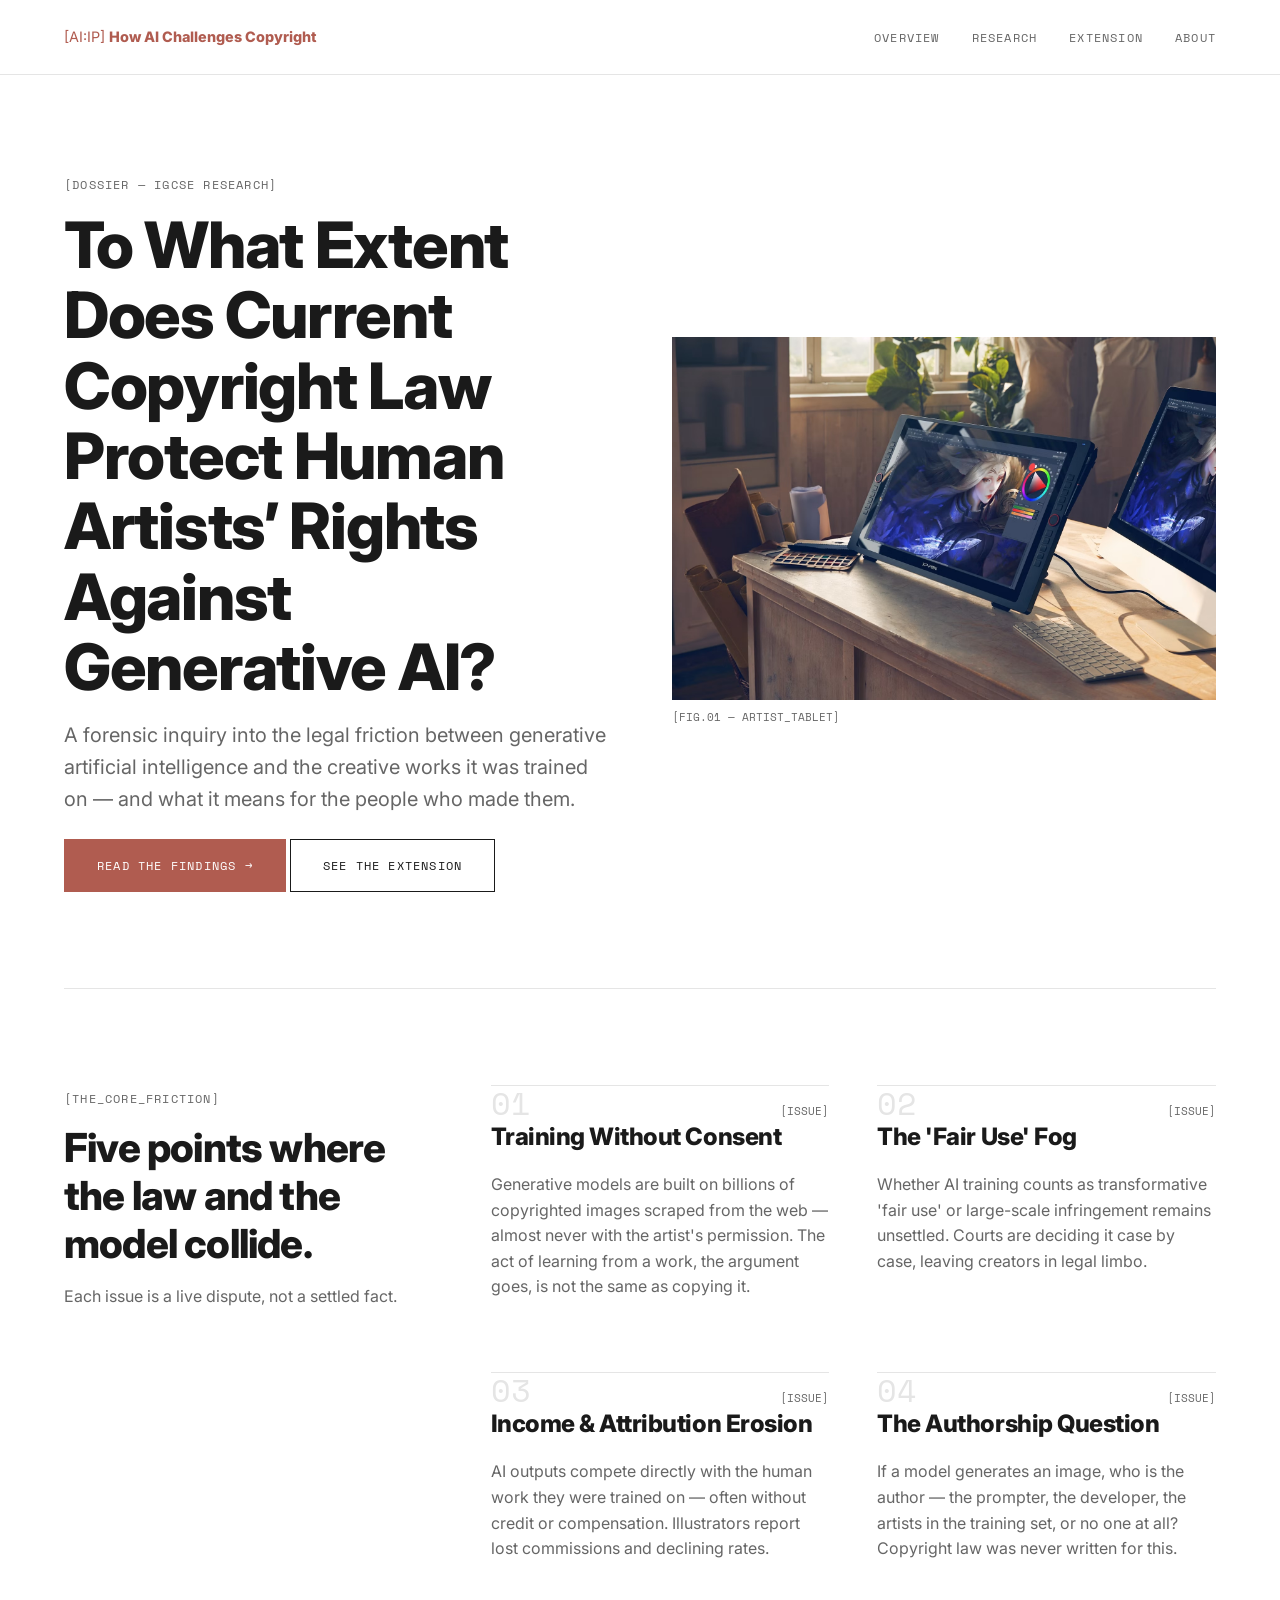
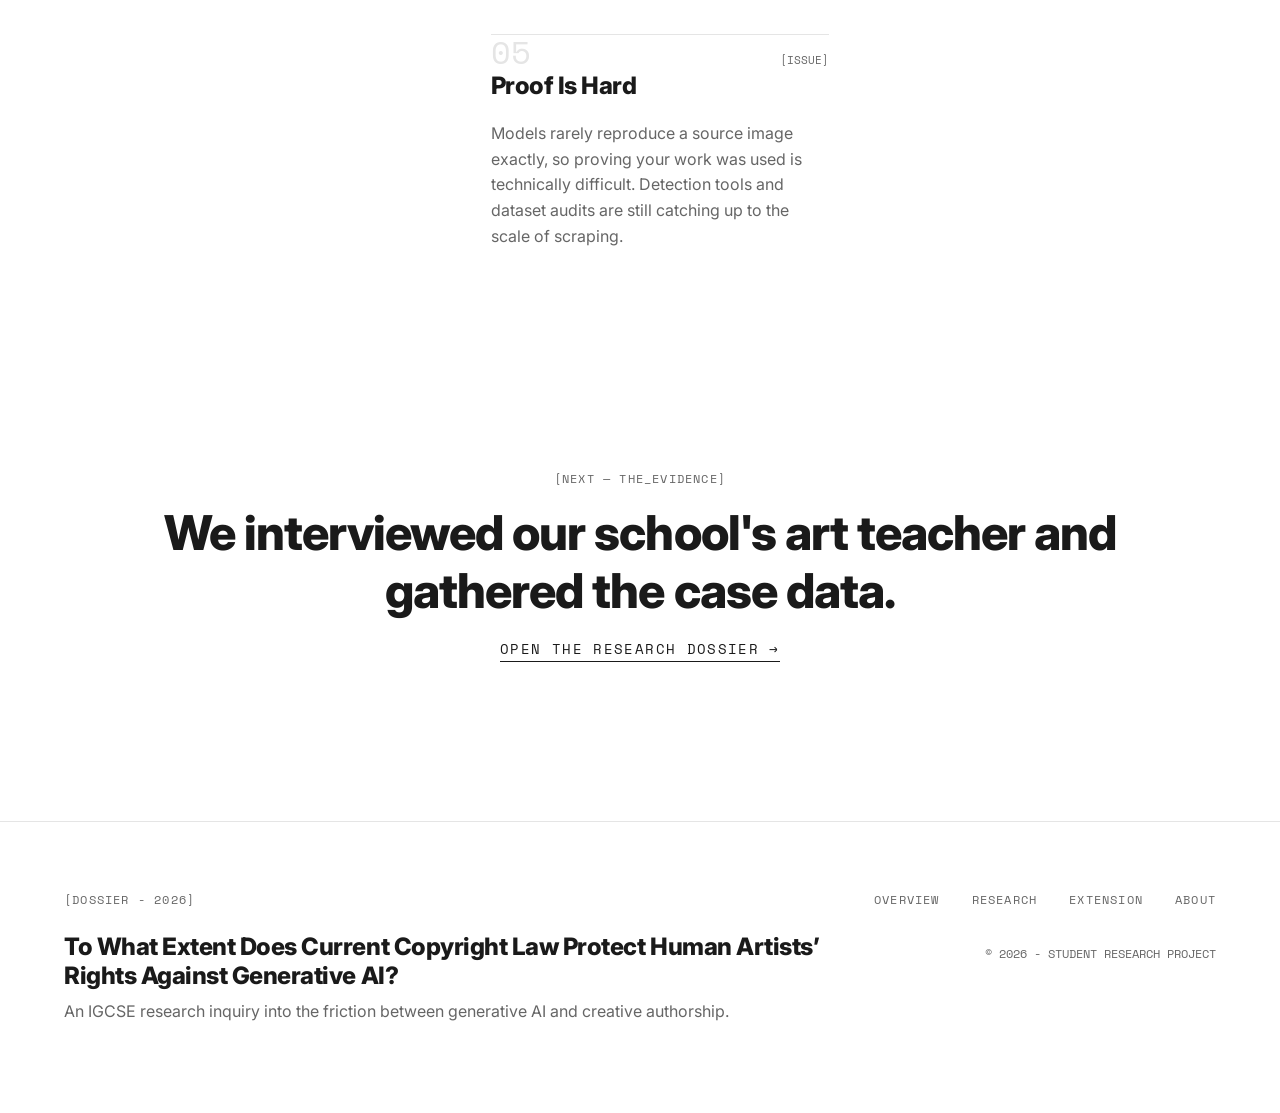
<file: index.html>
<!DOCTYPE html>
<html lang="en">
<head>
    <meta charset="UTF-8">
    <meta name="viewport" content="width=device-width, initial-scale=1.0">
    <title>How AI Challenges Existing Copyright</title>
    <link rel="stylesheet" href="style.css">
    <!-- Google Fonts for typography -->
    <link href="https://fonts.googleapis.com/css2?family=Space+Mono:wght@400;700&family=Inter:wght@400;600;800&display=swap" rel="stylesheet">
</head>
<body>

    <nav class="navbar">
        <div class="nav-brand">[AI:IP] <strong>How AI Challenges Copyright</strong></div>
        <ul class="nav-links">
            <li><a href="index.html">OVERVIEW</a></li>
            <li><a href="research.html">RESEARCH</a></li>
            <li><a href="extension.html">EXTENSION</a></li>
            <li><a href="about.html">ABOUT</a></li>
        </ul>
    </nav>

    <main>
        <!-- Hero Section -->
        <section id="overview" class="hero section-padding">
            <div class="hero-content">
                <div class="tag">[DOSSIER — IGCSE RESEARCH]</div>
                <h1>To What Extent Does Current Copyright Law Protect Human Artists’ Rights Against Generative AI?</h1>
                <p class="subtitle">A forensic inquiry into the legal friction between generative artificial intelligence and the creative works it was trained on — and what it means for the people who made them.</p>
                <div class="cta-buttons">
                    <a href="research.html" class="btn btn-primary">READ THE FINDINGS →</a>
                    <a href="extension.html" class="btn btn-secondary">SEE THE EXTENSION</a>
                </div>
            </div>
            <div class="hero-image">
                <img src="image/tablet.jpg" alt="artist tablet photo">
                <div class="img-caption">[FIG.01 — ARTIST_TABLET]</div>
            </div>
        </section>

        <div class="divider"></div>

        <!-- Five Points Section -->
        <section class="five-points section-padding">
            <div class="points-header">
                <div class="tag">[THE_CORE_FRICTION]</div>
                <h2>Five points where the law and the model collide.</h2>
                <p>Each issue is a live dispute, not a settled fact.</p>
            </div>
            <div class="points-grid">
                <div class="point-item">
                    <div class="point-number">01</div>
                    <div class="point-tag">[ISSUE]</div>
                    <h3>Training Without Consent</h3>
                    <p>Generative models are built on billions of copyrighted images scraped from the web — almost never with the artist's permission. The act of learning from a work, the argument goes, is not the same as copying it.</p>
                </div>
                <div class="point-item">
                    <div class="point-number">02</div>
                    <div class="point-tag">[ISSUE]</div>
                    <h3>The 'Fair Use' Fog</h3>
                    <p>Whether AI training counts as transformative 'fair use' or large-scale infringement remains unsettled. Courts are deciding it case by case, leaving creators in legal limbo.</p>
                </div>
                <div class="point-item">
                    <div class="point-number">03</div>
                    <div class="point-tag">[ISSUE]</div>
                    <h3>Income & Attribution Erosion</h3>
                    <p>AI outputs compete directly with the human work they were trained on — often without credit or compensation. Illustrators report lost commissions and declining rates.</p>
                </div>
                <div class="point-item">
                    <div class="point-number">04</div>
                    <div class="point-tag">[ISSUE]</div>
                    <h3>The Authorship Question</h3>
                    <p>If a model generates an image, who is the author — the prompter, the developer, the artists in the training set, or no one at all? Copyright law was never written for this.</p>
                </div>
                <div class="point-item">
                    <div class="point-number">05</div>
                    <div class="point-tag">[ISSUE]</div>
                    <h3>Proof Is Hard</h3>
                    <p>Models rarely reproduce a source image exactly, so proving your work was used is technically difficult. Detection tools and dataset audits are still catching up to the scale of scraping.</p>
                </div>
            </div>
        </section>

        <!-- Interview Transition -->
        <section class="interview-transition section-padding text-center">
            <div class="tag">[NEXT — THE_EVIDENCE]</div>
            <h2>We interviewed our school's art teacher and gathered the case data.</h2>
            <a href="research.html" class="link-arrow">OPEN THE RESEARCH DOSSIER →</a>
        </section>
    </main>

    <!-- Footer -->
    <footer class="site-footer">
        <div class="footer-content">
            <div class="footer-brand">
                <div class="tag">[DOSSIER - 2026]</div>
                <h2>To What Extent Does Current Copyright Law Protect Human Artists’ Rights Against Generative AI?</h2>
                <p>An IGCSE research inquiry into the friction between generative AI and creative authorship.</p>
            </div>
            <div class="footer-links">
                <ul class="nav-links">
                    <li><a href="#">OVERVIEW</a></li>
                    <li><a href="research.html">RESEARCH</a></li>
                    <li><a href="extension.html">EXTENSION</a></li>
                    <li><a href="about.html">ABOUT</a></li>
                </ul>
                <div class="copyright">© 2026 - STUDENT RESEARCH PROJECT</div>
            </div>
        </div>
    </footer>

    <script src="script.js"></script>
</body>
</html>
</file>
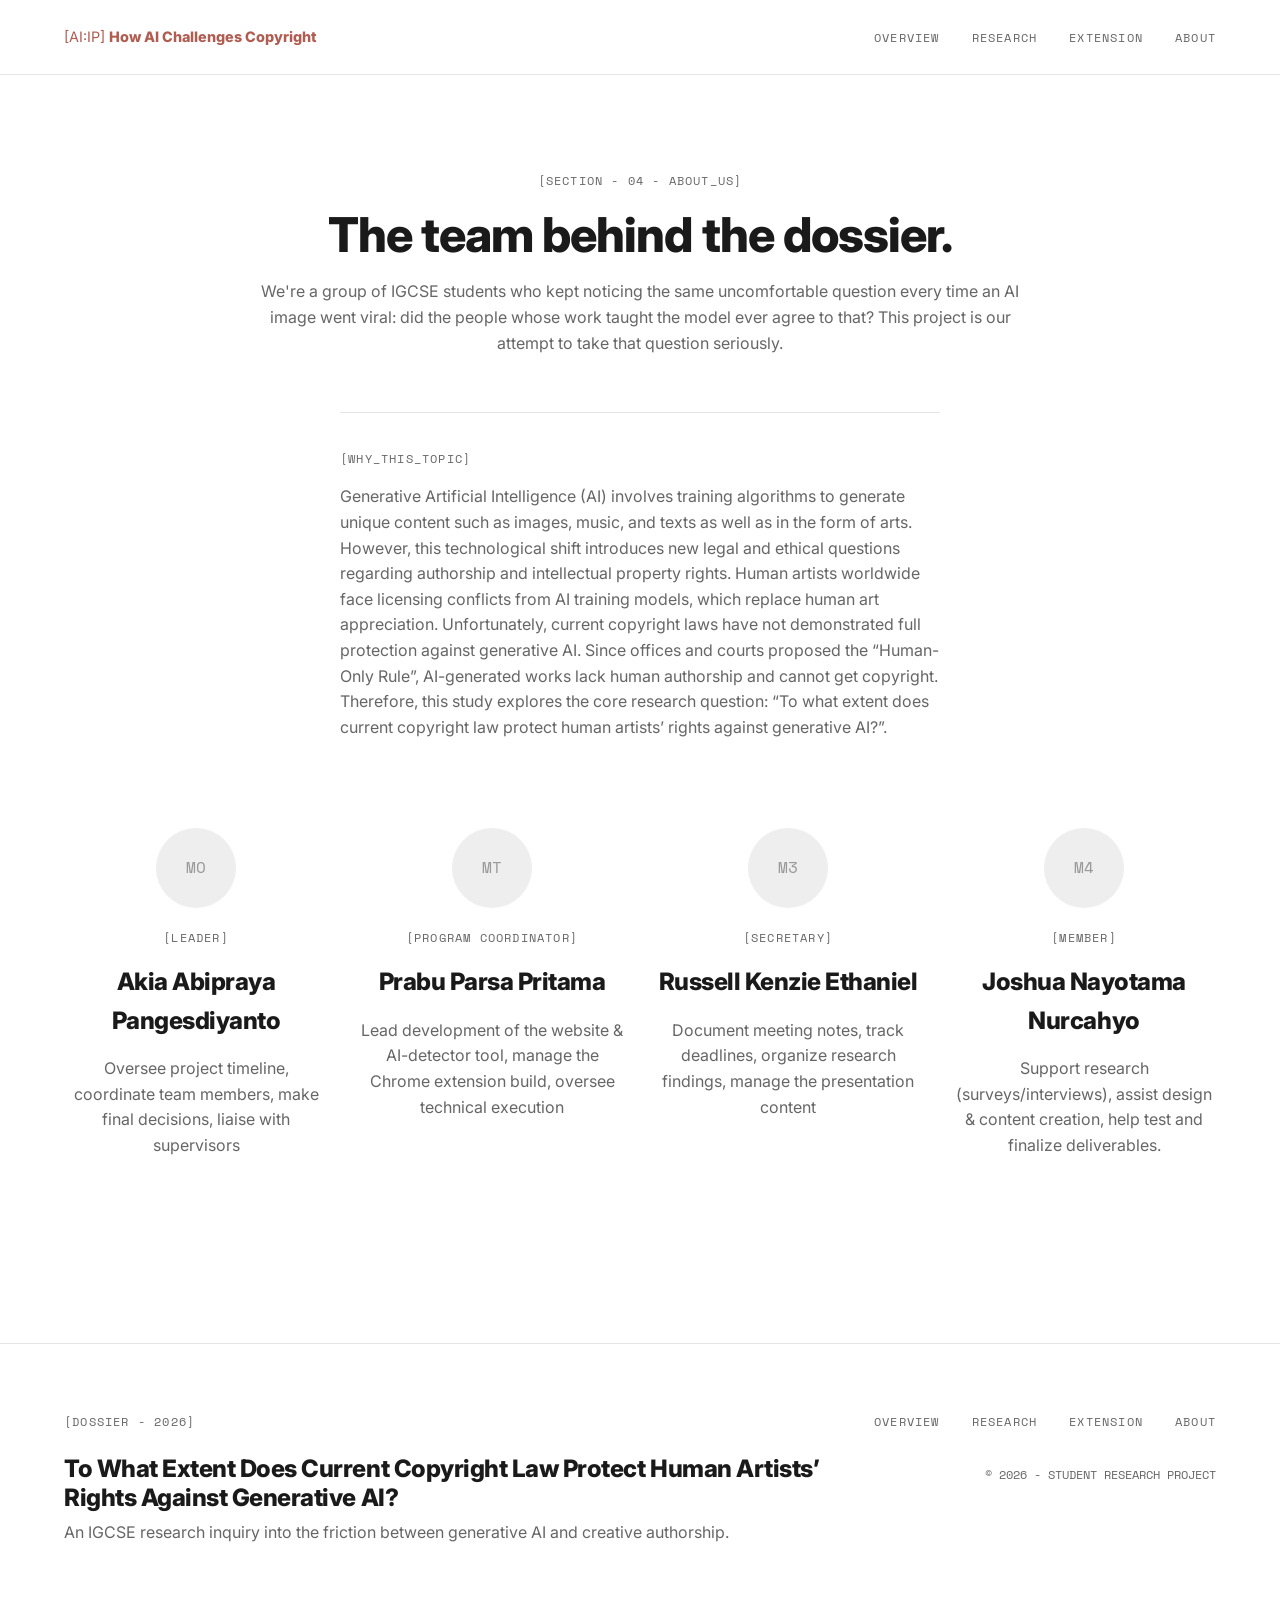
<file: about.html>
<!DOCTYPE html>
<html lang="en">
<head>
    <meta charset="UTF-8">
    <meta name="viewport" content="width=device-width, initial-scale=1.0">
    <title>How AI Challenges Existing Copyright</title>
    <link rel="stylesheet" href="style.css">
    <!-- Google Fonts for typography -->
    <link href="https://fonts.googleapis.com/css2?family=Space+Mono:wght@400;700&family=Inter:wght@400;600;800&display=swap" rel="stylesheet">
</head>
<body>
    <nav class="navbar">
        <div class="nav-brand">[AI:IP] <strong>How AI Challenges Copyright</strong></div>
        <ul class="nav-links">
            <li><a href="index.html">OVERVIEW</a></li>
            <li><a href="research.html">RESEARCH</a></li>
            <li><a href="extension.html">EXTENSION</a></li>
            <li><a href="about.html">ABOUT</a></li>
        </ul>
    </nav>

    <main>
        <!-- About Section -->
        <section id="about" class="about section-padding">
             <div class="section-title text-center">
                <div class="tag">[SECTION - 04 - ABOUT_US]</div>
                <h2>The team behind the dossier.</h2>
                <p>We're a group of IGCSE students who kept noticing the same uncomfortable question every time an AI image went viral: did the people whose work taught the model ever agree to that? This project is our attempt to take that question seriously.</p>
                
                <div class="motivation text-left">
                     <div class="tag">[WHY_THIS_TOPIC]</div>
                     <p>Generative Artificial Intelligence (AI) involves training algorithms to generate unique content such as images, music, and texts as well as in the form of arts. However, this technological shift introduces new legal and ethical questions regarding authorship and intellectual property rights. Human artists worldwide face licensing conflicts from AI training models, which replace human art appreciation. Unfortunately, current copyright laws have not demonstrated full protection against generative AI. Since offices and courts proposed the “Human-Only Rule”, AI-generated works lack human authorship and cannot get copyright. Therefore, this study explores the core research question: “To what extent does current copyright law protect human artists’ rights against generative AI?”.</p>
                </div>
            </div>

            <div class="team-grid">
                <div class="team-member">
                    <div class="avatar">MO</div>
                    <div class="tag">[LEADER]</div>
                    <h3>Akia Abipraya Pangesdiyanto</h3>
                    <p>Oversee project timeline, coordinate team members, make final decisions, liaise with supervisors</p>
                </div>
                <div class="team-member">
                    <div class="avatar">MT</div>
                    <div class="tag">[Program Coordinator]</div>
                    <h3>Prabu Parsa Pritama</h3>
                    <p>Lead development of the website & AI-detector tool, manage the Chrome extension build, oversee technical execution</p>
                </div>
                 <div class="team-member">
                    <div class="avatar">M3</div>
                    <div class="tag">[SECRETARY]</div>
                    <h3>Russell Kenzie Ethaniel</h3>
                    <p>Document meeting notes, track deadlines, organize research findings, manage the presentation content</p>
                </div>
                 <div class="team-member">
                    <div class="avatar">M4</div>
                    <div class="tag">[Member]</div>
                    <h3>Joshua Nayotama Nurcahyo</h3>
                    <p>Support research (surveys/interviews), assist design & content creation, help test and finalize deliverables.</p>
                </div>
            </div>
        </section>
    </main>
    
    <!-- Footer -->
    <footer class="site-footer">
        <div class="footer-content">
            <div class="footer-brand">
                <div class="tag">[DOSSIER - 2026]</div>
                <h2>To What Extent Does Current Copyright Law Protect Human Artists’ Rights Against Generative AI?</h2>
                <p>An IGCSE research inquiry into the friction between generative AI and creative authorship.</p>
            </div>
            <div class="footer-links">
                <ul class="nav-links">
                    <li><a href="index.html">OVERVIEW</a></li>
                    <li><a href="research.html">RESEARCH</a></li>
                    <li><a href="extension.html">EXTENSION</a></li>
                    <li><a href="#">ABOUT</a></li>
                </ul>
                <div class="copyright">© 2026 - STUDENT RESEARCH PROJECT</div>
            </div>
        </div>
    </footer>

    <script src="script.js"></script>
</body>
</file>
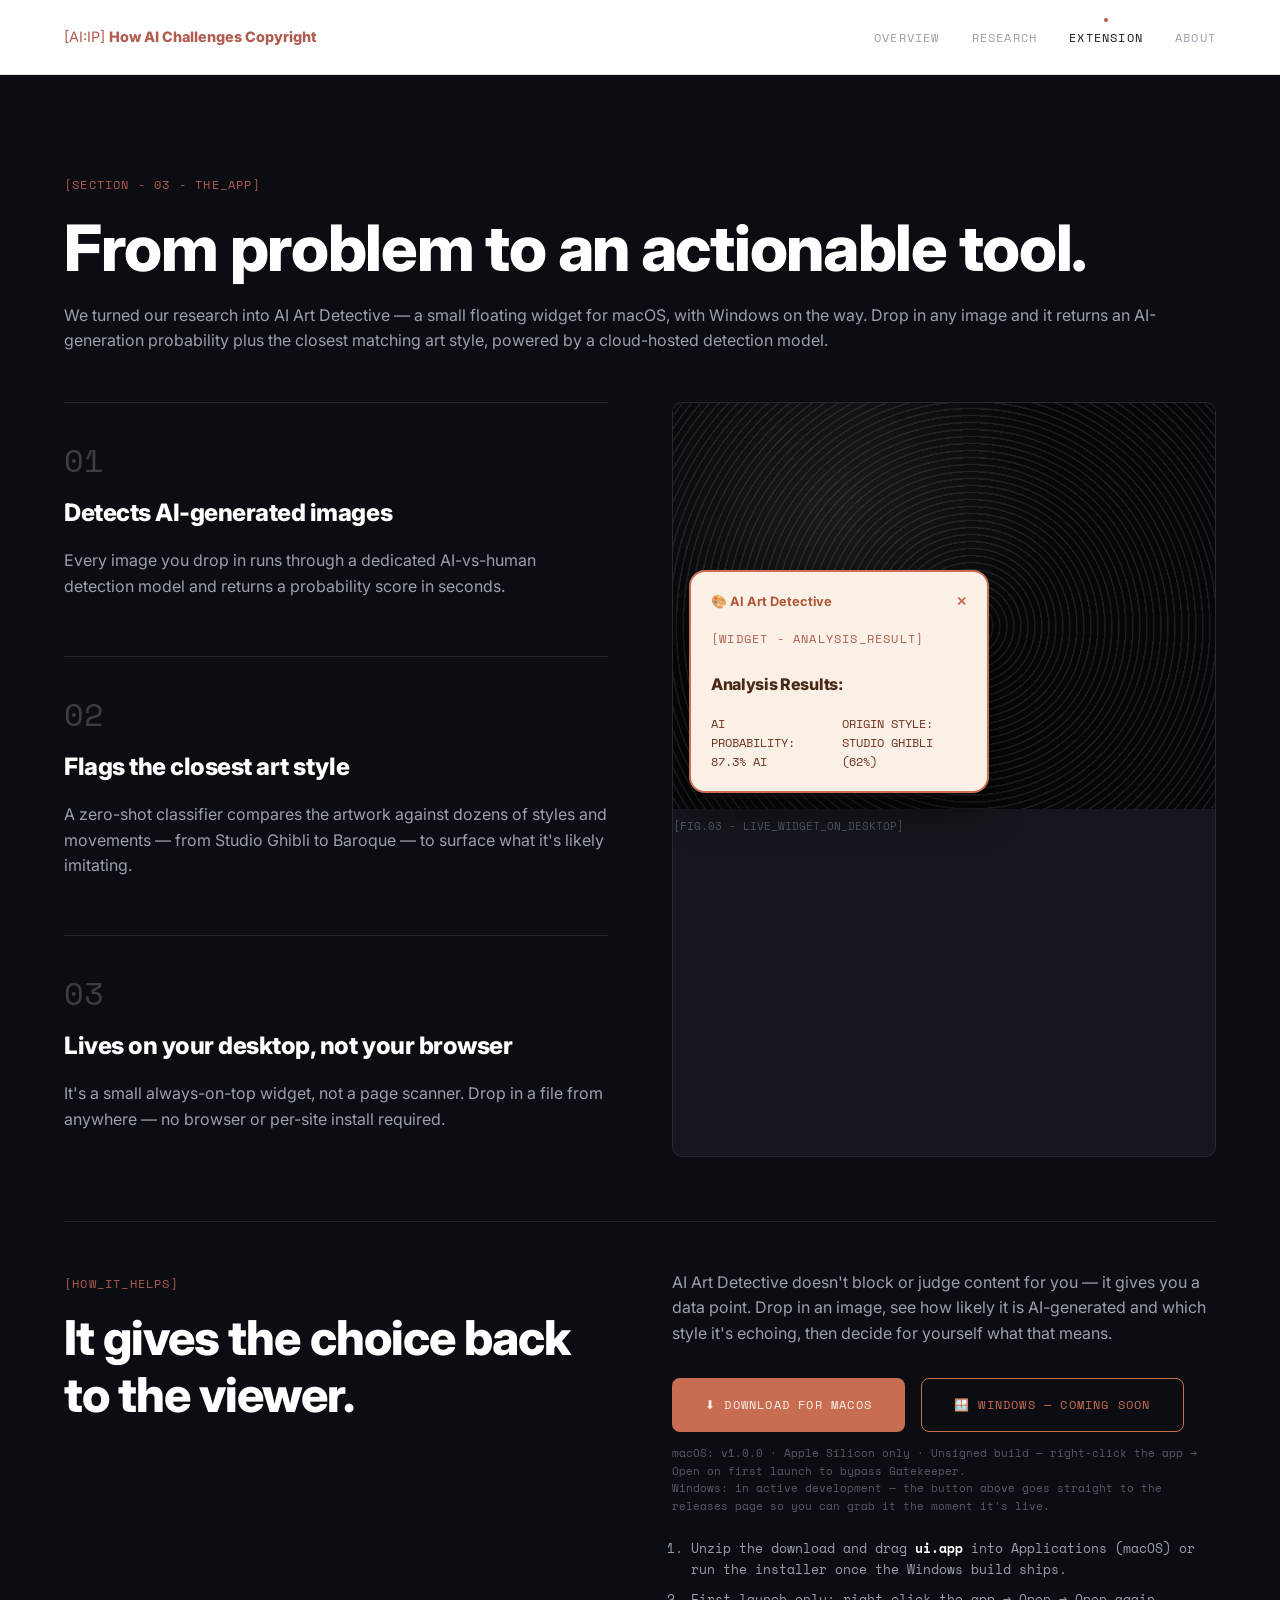
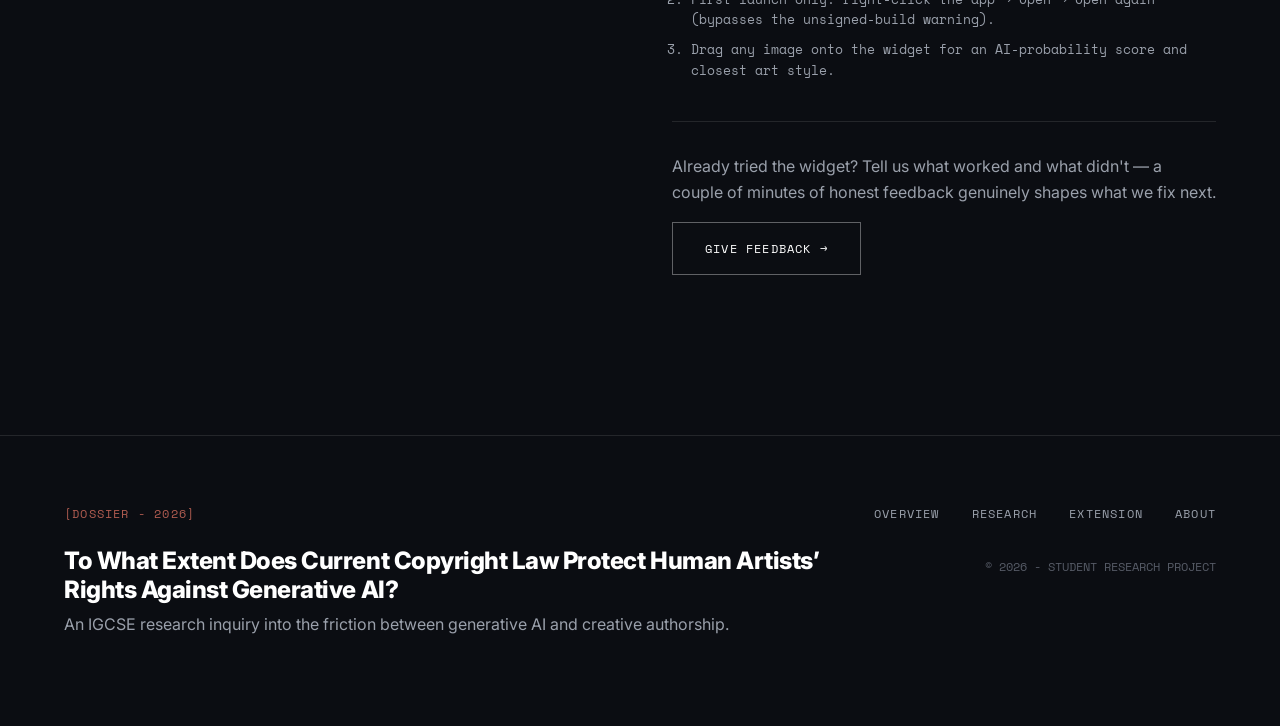
<file: extension.html>
<!DOCTYPE html>
<html lang="en">
<head>
    <meta charset="UTF-8">
    <meta name="viewport" content="width=device-width, initial-scale=1.0">
    <title>How AI Challenges Existing Copyright</title>
    <link rel="stylesheet" href="style.css">
    <!-- Google Fonts for typography -->
    <link href="https://fonts.googleapis.com/css2?family=Space+Mono:wght@400;700&family=Inter:wght@400;600;800&display=swap" rel="stylesheet">
</head>
<body class="dark-page">
    <nav class="navbar">
        <div class="nav-brand">[AI:IP] <strong>How AI Challenges Copyright</strong></div>
        <ul class="nav-links">
            <li><a href="index.html">OVERVIEW</a></li>
            <li><a href="research.html">RESEARCH</a></li>
            <li><a href="extension.html" class="active">EXTENSION</a></li>
            <li><a href="about.html">ABOUT</a></li>
        </ul>
    </nav>

    <main>
        <!-- Extension Section -->
        <section id="extension" class="extension section-padding">
            <div class="section-title">
                <div class="tag">[SECTION - 03 - THE_APP]</div>
                <h2>From problem to an actionable tool.</h2>
                <p>We turned our research into AI Art Detective — a small floating widget for macOS, with Windows on the way. Drop in any image and it returns an AI-generation probability plus the closest matching art style, powered by a cloud-hosted detection model.</p>
            </div>

            <div class="extension-features">
                <div class="feature-list">
                    <div class="feature-item">
                        <div class="point-number">01</div>
                        <h3>Detects AI-generated images</h3>
                        <p>Every image you drop in runs through a dedicated AI-vs-human detection model and returns a probability score in seconds.</p>
                    </div>
                    <div class="feature-item">
                        <div class="point-number">02</div>
                        <h3>Flags the closest art style</h3>
                        <p>A zero-shot classifier compares the artwork against dozens of styles and movements — from Studio Ghibli to Baroque — to surface what it's likely imitating.</p>
                    </div>
                    <div class="feature-item">
                        <div class="point-number">03</div>
                        <h3>Lives on your desktop, not your browser</h3>
                        <p>It's a small always-on-top widget, not a page scanner. Drop in a file from anywhere — no browser or per-site install required.</p>
                    </div>
                </div>

                <div class="extension-mockup">
                    <div class="mockup-body">
                        <div class="mockup-image"></div>
                        <!-- Widget mockup, matching the real app's terracotta UI -->
                        <div class="widget">
                            <div class="widget-titlebar">
                                <span>🎨 AI Art Detective</span>
                                <span class="widget-close">✕</span>
                            </div>
                            <div class="widget-header">
                                <span class="tag">[WIDGET - ANALYSIS_RESULT]</span>
                                <h4>Analysis Results:</h4>
                            </div>
                            <div class="widget-details">
                                <div>AI PROBABILITY:<br>87.3% AI</div>
                                <div>ORIGIN STYLE:<br>STUDIO GHIBLI (62%)</div>
                            </div>
                        </div>
                    </div>
                    <div class="img-caption">[FIG.03 - LIVE_WIDGET_ON_DESKTOP]</div>
                </div>
            </div>

            <div class="extension-footer">
                <div class="footer-left">
                    <div class="tag">[HOW_IT_HELPS]</div>
                    <h2>It gives the choice back to the viewer.</h2>
                </div>
                <div class="footer-right">
                    <p>AI Art Detective doesn't block or judge content for you — it gives you a data point. Drop in an image, see how likely it is AI-generated and which style it's echoing, then decide for yourself what that means.</p>

                    <div class="download-cta">
                        <div class="download-buttons">
                            <a href="https://github.com/Akia-net/ai-art-detective/releases/download/v1.0.0/AI-Art-Detective-macOS-arm64.zip" class="btn btn-terracotta">⬇ DOWNLOAD FOR macOS</a>
                            <a href="https://github.com/Akia-net/ai-art-detective/releases" class="btn btn-terracotta-outline">🪟 WINDOWS — COMING SOON</a>
                        </div>
                        <p class="download-note">macOS: v1.0.0 · Apple Silicon only · Unsigned build — right-click the app → Open on first launch to bypass Gatekeeper.<br>Windows: in active development — the button above goes straight to the releases page so you can grab it the moment it's live.</p>
                    </div>

                    <ol class="steps-list">
                        <li>Unzip the download and drag <strong>ui.app</strong> into Applications (macOS) or run the installer once the Windows build ships.</li>
                        <li>First launch only: right-click the app → Open → Open again (bypasses the unsigned-build warning).</li>
                        <li>Drag any image onto the widget for an AI-probability score and closest art style.</li>
                    </ol>

                    <div class="feedback-cta">
                        <p>Already tried the widget? Tell us what worked and what didn't — a couple of minutes of honest feedback genuinely shapes what we fix next.</p>
                        <a href="https://forms.gle/87TyZFx4wb6YbM3M9" target="_blank" rel="noopener noreferrer" class="btn btn-secondary">GIVE FEEDBACK →</a>
                    </div>
                </div>
            </div>
        </section>
    </main>
    
    <!-- Footer -->
    <footer class="site-footer">
        <div class="footer-content">
            <div class="footer-brand">
                <div class="tag">[DOSSIER - 2026]</div>
                <h2>To What Extent Does Current Copyright Law Protect Human Artists’ Rights Against Generative AI?</h2>
                <p>An IGCSE research inquiry into the friction between generative AI and creative authorship.</p>
            </div>
            <div class="footer-links">
                <ul class="nav-links">
                    <li><a href="index.html">OVERVIEW</a></li>
                    <li><a href="research.html">RESEARCH</a></li>
                    <li><a href="#">EXTENSION</a></li>
                    <li><a href="about.html">ABOUT</a></li>
                </ul>
                <div class="copyright">© 2026 - STUDENT RESEARCH PROJECT</div>
            </div>
        </div>
    </footer>

    <script src="script.js"></script>
</body>
</file>
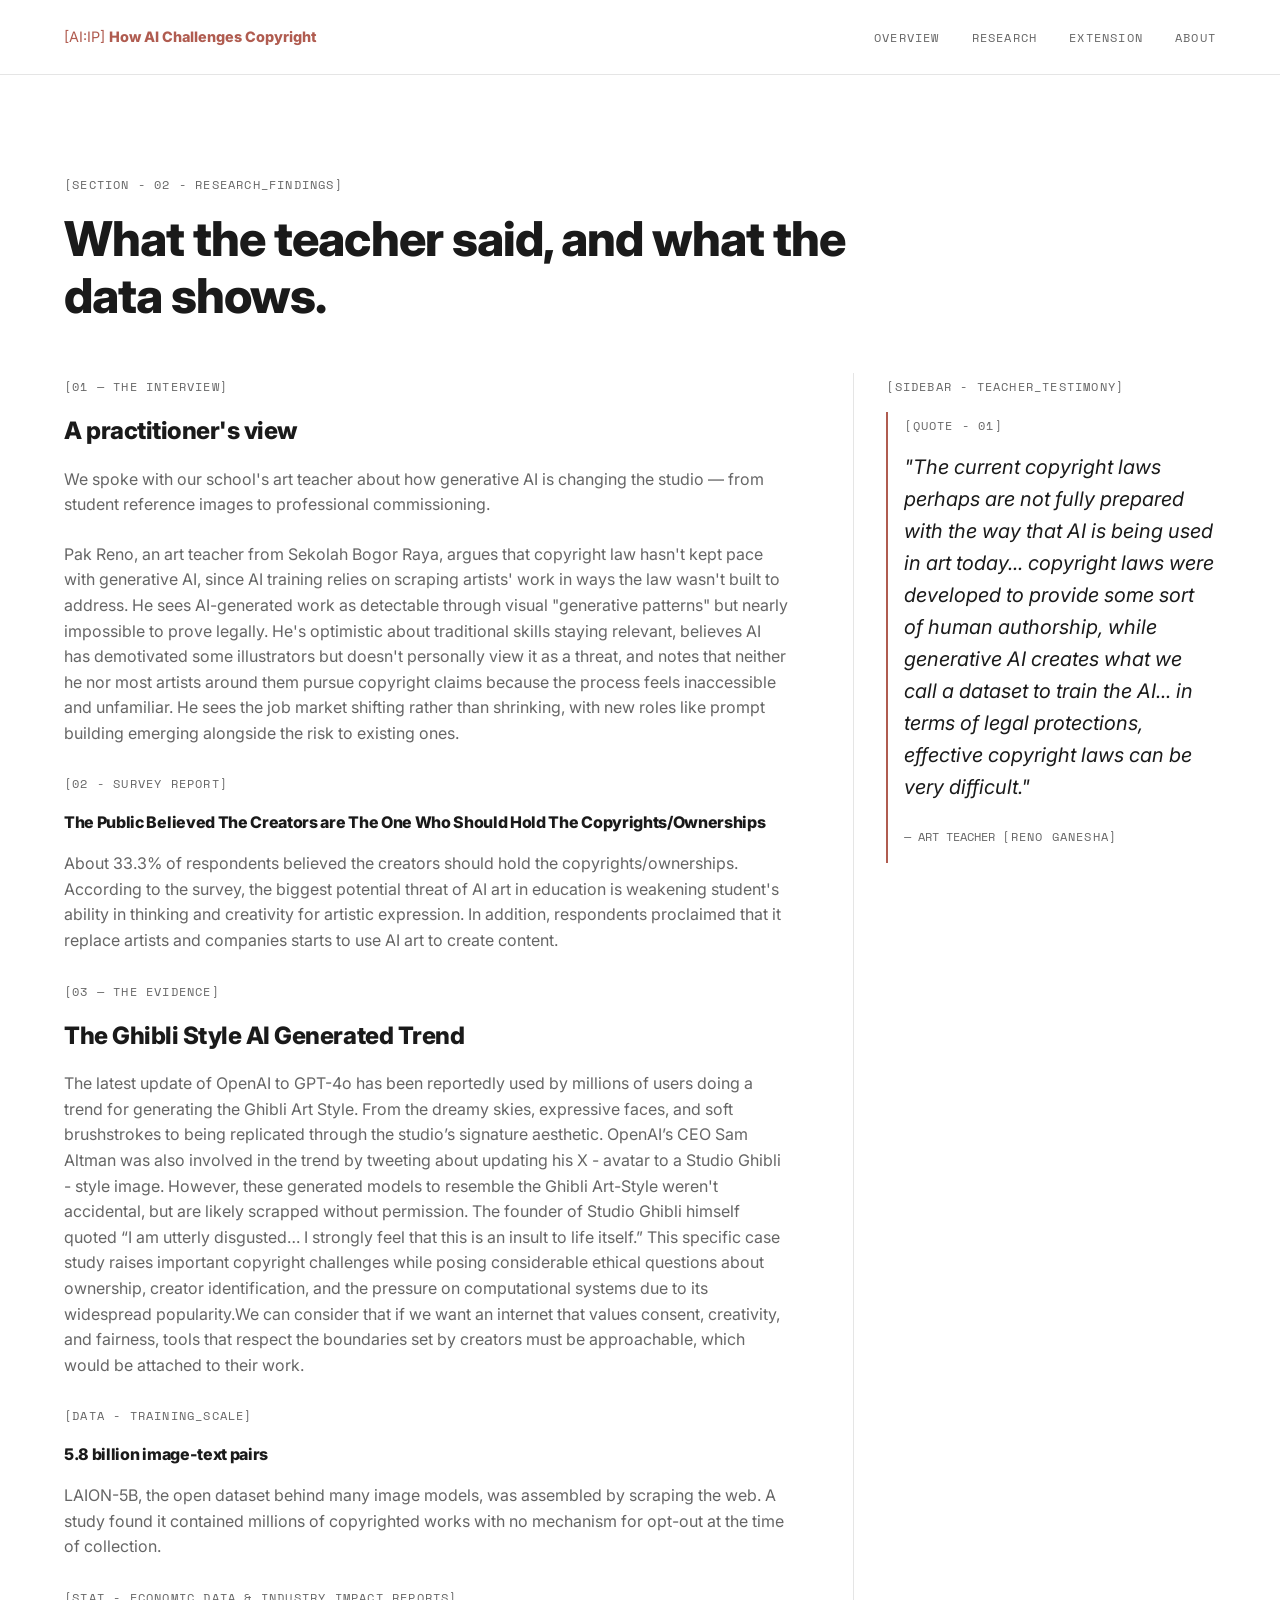
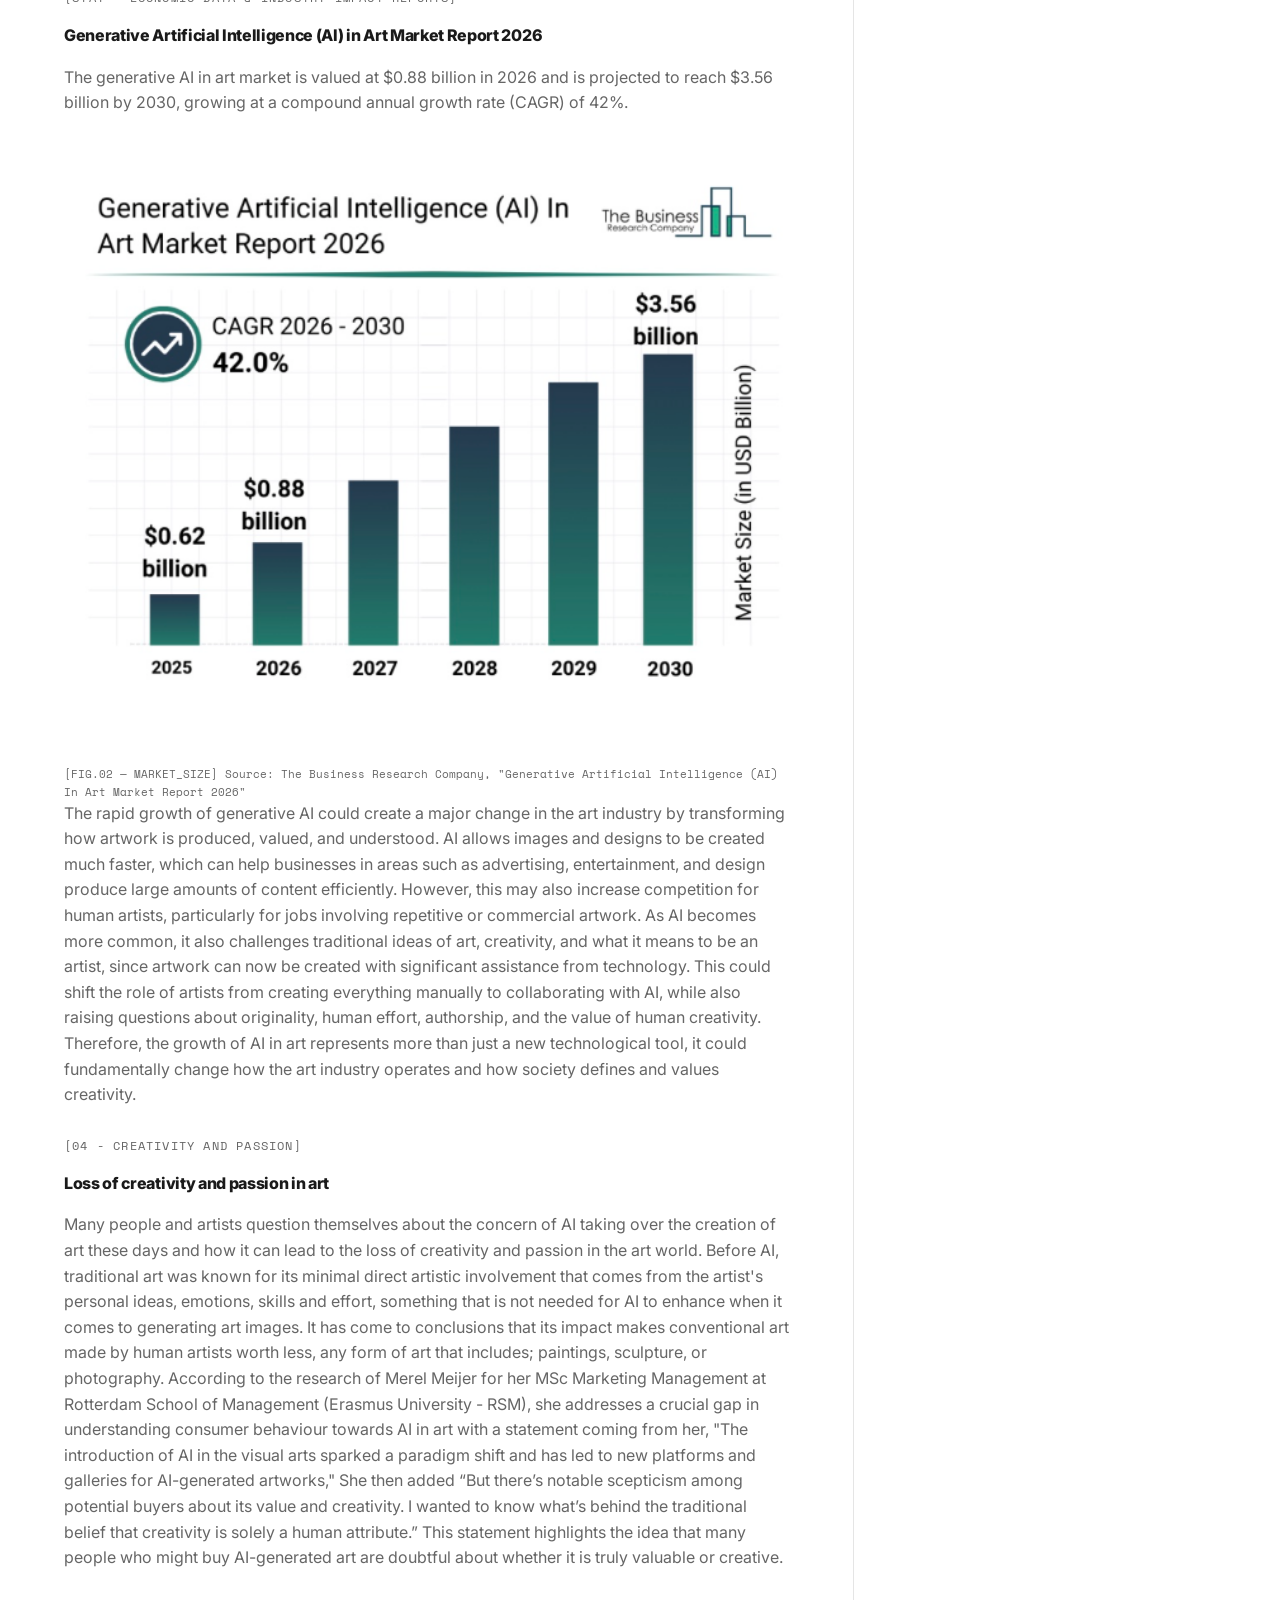
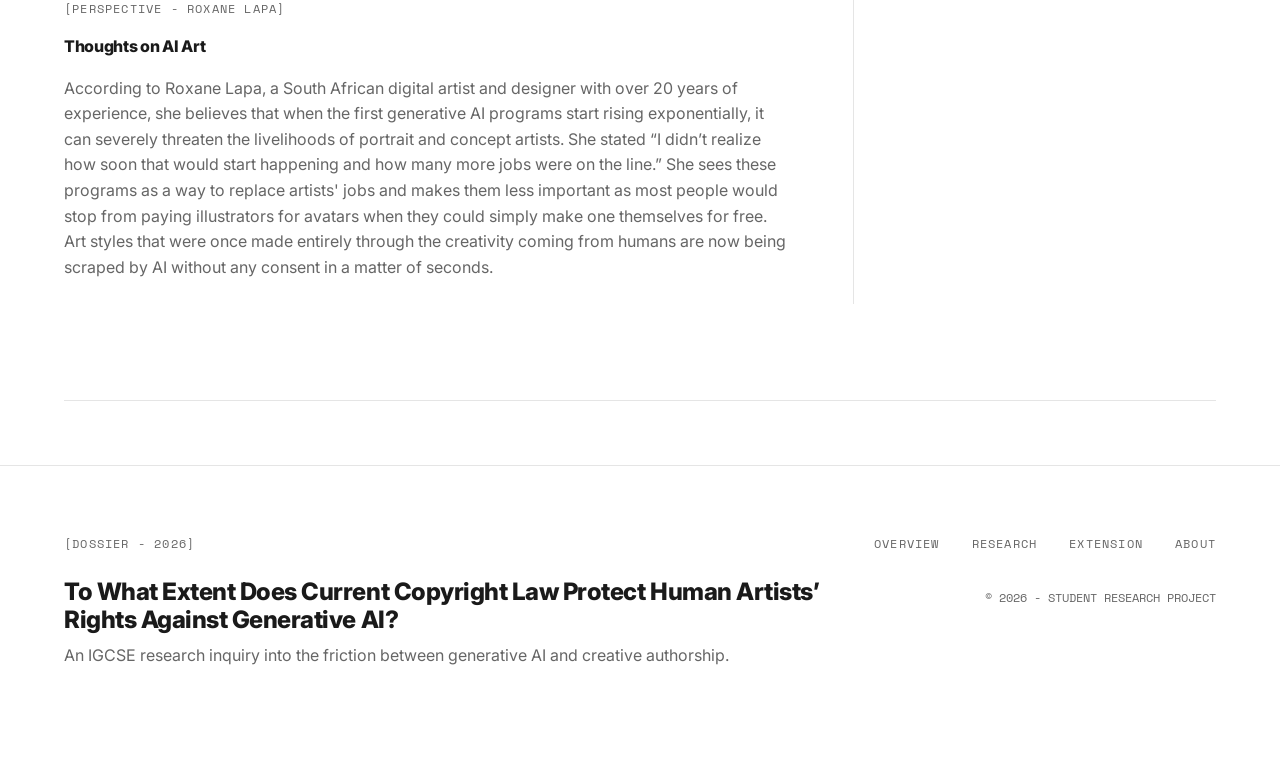
<file: research.html>
<!DOCTYPE html>
<html lang="en">
<head>
    <meta charset="UTF-8">
    <meta name="viewport" content="width=device-width, initial-scale=1.0">
    <title>How AI Challenges Existing Copyright</title>
    <link rel="stylesheet" href="style.css">
    <!-- Google Fonts for typography -->
    <link href="https://fonts.googleapis.com/css2?family=Space+Mono:wght@400;700&family=Inter:wght@400;600;800&display=swap" rel="stylesheet">
</head>
<body>
    <nav class="navbar">
        <div class="nav-brand">[AI:IP] <strong>How AI Challenges Copyright</strong></div>
        <ul class="nav-links">
            <li><a href="index.html">OVERVIEW</a></li>
            <li><a href="research.html">RESEARCH</a></li>
            <li><a href="extension.html">EXTENSION</a></li>
            <li><a href="about.html">ABOUT</a></li>
        </ul>
    </nav>
    
    <main>
        <!-- Research Section -->
        <section id="research" class="research section-padding">
            <div class="section-title">
                <div class="tag">[SECTION - 02 - RESEARCH_FINDINGS]</div>
                <h2>What the teacher said, and what the data shows.</h2>
            </div>

            <div class="research-content">
                <div class="main-column">
                    <div class="article-block">
                        <div class="tag">[01 — THE INTERVIEW]</div>
                        <h3>A practitioner's view</h3>
                        <p>We spoke with our school's art teacher about how generative AI is changing the studio — from student reference images to professional commissioning.</p>
                        <p>Pak Reno, an art teacher from Sekolah Bogor Raya, argues that copyright law hasn't kept pace with generative AI, since AI training relies on scraping artists' work in ways the law wasn't built to address. He sees AI-generated work as detectable through visual "generative patterns" but nearly impossible to prove legally. He's optimistic about traditional skills staying relevant, believes AI has demotivated some illustrators but doesn't personally view it as a threat, and notes that neither he nor most artists around them pursue copyright claims because the process feels inaccessible and unfamiliar. He sees the job market shifting rather than shrinking, with new roles like prompt building emerging alongside the risk to existing ones.</p>
                    </div>

                    <div class="data-block">
                        <div class="tag">[02 - SURVEY REPORT]</div>
                        <h4>The Public Believed The Creators are The One Who Should Hold The Copyrights/Ownerships</h4>
                        <p>About 33.3% of respondents believed the creators should hold the copyrights/ownerships. According to the survey, the biggest potential threat of AI art in education is weakening student's ability in thinking and creativity for artistic expression. In addition, respondents proclaimed that it replace artists and companies starts to use AI art to create content.</p>
                    </div>
                    
                    <div class="article-block">
                        <div class="tag">[03 — THE EVIDENCE]</div>
                        <h3>The Ghibli Style AI Generated Trend</h3>
                        <p>The latest update of OpenAI to GPT-4o has been reportedly used by millions of users doing a trend for generating the Ghibli Art Style. From the dreamy skies, expressive faces, and soft brushstrokes to being replicated through the studio’s signature aesthetic. OpenAI’s CEO Sam Altman was also involved in the trend by tweeting about updating his X - avatar to a Studio Ghibli - style image. However, these generated models to resemble the Ghibli Art-Style weren't accidental, but are likely scrapped without permission. The founder of Studio Ghibli himself quoted “I am utterly disgusted… I strongly feel that this is an insult to life itself.” This specific case study raises important copyright challenges while posing considerable ethical questions about ownership, creator identification, and the pressure on computational systems due to its widespread popularity.We can consider that if we want an internet that values consent, creativity, and fairness, tools that respect the boundaries set by creators must be approachable, which would be attached to their work.</p>
                    </div>

                    <div class="data-block">
                        <div class="tag">[DATA - TRAINING_SCALE]</div>
                        <h4>5.8 billion image-text pairs</h4>
                        <p>LAION-5B, the open dataset behind many image models, was assembled by scraping the web. A study found it contained millions of copyrighted works with no mechanism for opt-out at the time of collection.</p>
                    </div>
 
                    <div class="data-block">
                        <div class="tag">[STAT - ECONOMIC DATA & INDUSTRY IMPACT REPORTS]</div>
                        <h4>Generative Artificial Intelligence (AI) in Art Market Report 2026</h4>
                        <p>The generative AI in art market is valued at $0.88 billion in 2026 and is projected to reach $3.56 billion by 2030, growing at a compound annual growth rate (CAGR) of 42%.</p>
                        <div class="img-container">
                            <img src="image/report.png" alt="Bar chart showing the generative AI art market growing from $0.62 billion in 2025 to a projected $3.56 billion by 2030, a 42% CAGR">
                            <div class="img-caption">[FIG.02 — MARKET_SIZE] Source: The Business Research Company, "Generative Artificial Intelligence (AI) In Art Market Report 2026"</div>
                        </div>
                        <p>The rapid growth of generative AI could create a major change in the art industry by transforming how artwork is produced, valued, and understood. AI allows images and designs to be created much faster, which can help businesses in areas such as advertising, entertainment, and design produce large amounts of content efficiently. However, this may also increase competition for human artists, particularly for jobs involving repetitive or commercial artwork. As AI becomes more common, it also challenges traditional ideas of art, creativity, and what it means to be an artist, since artwork can now be created with significant assistance from technology. This could shift the role of artists from creating everything manually to collaborating with AI, while also raising questions about originality, human effort, authorship, and the value of human creativity. Therefore, the growth of AI in art represents more than just a new technological tool, it could fundamentally change how the art industry operates and how society defines and values creativity.</p>
                    </div>
                    
                    <div class="data-block">
                        <div class="tag">[04 - CREATIVITY AND PASSION]</div>
                        <h4>Loss of creativity and passion in art</h4>
                        <p>Many people and artists question themselves about the concern of AI taking over the creation of art these days and how it can lead to the loss of creativity and passion in the art world. Before AI, traditional art was known for its minimal direct artistic involvement that comes from the artist's personal ideas, emotions, skills and effort, something that is not needed for AI to enhance when it comes to generating art images. It has come to conclusions that its impact makes conventional art made by human artists worth less, any form of art that includes; paintings, sculpture, or photography. According to the research of Merel Meijer for her MSc Marketing Management at Rotterdam School of Management (Erasmus University - RSM), she addresses a crucial gap in understanding consumer behaviour towards AI in art with a statement coming from her, "The introduction of AI in the visual arts sparked a paradigm shift and has led to new platforms and galleries for AI-generated artworks," She then added “But there’s notable scepticism among potential buyers about its value and creativity. I wanted to know what’s behind the traditional belief that creativity is solely a human attribute.” This statement highlights the idea that many people who might buy AI-generated art are doubtful about whether it is truly valuable or creative.</p>
                    </div>
       

                    <div class="data-block">
                        <div class="tag">[PERSPECTIVE - ROXANE LAPA]</div>
                        <h4>Thoughts on AI Art</h4>
                        <p>According to Roxane Lapa, a South African digital artist and designer with over 20 years of experience, she believes that when the first generative AI programs start rising exponentially, it can severely threaten the livelihoods of portrait and concept artists. She stated “I didn’t realize how soon that would start happening and how many more jobs were on the line.” She sees these programs as a way to replace artists' jobs and makes them less important as most people would stop from paying illustrators for avatars when they could simply make one themselves for free. Art styles that were once made entirely through the creativity coming from humans are now being scraped by AI without any consent in a matter of seconds. </p>
                    </div>
                </div>

                <div class="sidebar-column">
                    <div class="tag">[SIDEBAR - TEACHER_TESTIMONY]</div>
                    <blockquote class="quote-block">
                        <div class="tag">[QUOTE - 01]</div>
                        <p>"The current copyright laws perhaps are not fully prepared with the way that AI is being used in art today... copyright laws were developed to provide some sort of human authorship, while generative AI creates what we call a dataset to train the AI... in terms of legal protections, effective copyright laws can be very difficult."</p>
                        <footer class="quote-author">— ART TEACHER <span class="tag">[RENO GANESHA]</span></footer>
                    </blockquote>
                </div>
            </div>
        </section>

        <div class="divider"></div>
    </main>
    
    <!-- Footer -->
    <footer class="site-footer">
        <div class="footer-content">
            <div class="footer-brand">
                <div class="tag">[DOSSIER - 2026]</div>
                <h2>To What Extent Does Current Copyright Law Protect Human Artists’ Rights Against Generative AI?</h2>
                <p>An IGCSE research inquiry into the friction between generative AI and creative authorship.</p>
            </div>
            <div class="footer-links">
                <ul class="nav-links">
                    <li><a href="index.html">OVERVIEW</a></li>
                    <li><a href="#">RESEARCH</a></li>
                    <li><a href="extension.html">EXTENSION</a></li>
                    <li><a href="about.html">ABOUT</a></li>
                </ul>
                <div class="copyright">© 2026 - STUDENT RESEARCH PROJECT</div>
            </div>
        </div>
    </footer>

    <script src="script.js"></script>
</body>
</file>
<file: style.css>
/* Base Styles & Typography */
:root {
    --text-main: #1a1a1a;
    --text-muted: #666;
    --accent: #b05c50; /* The reddish color for buttons/accents */
    --bg-color: #ffffff;
    --border-color: #e5e5e5;
    --font-heading: 'Inter', sans-serif;
    --font-mono: 'Space Mono', monospace;
    --font-body: 'Inter', sans-serif;
}

* {
    box-sizing: border-box;
    margin: 0;
    padding: 0;
}

html {
    scroll-behavior: smooth; /* Enables smooth scrolling for nav links */
}

body {
    font-family: var(--font-body);
    color: var(--text-main);
    background-color: var(--bg-color);
    line-height: 1.6;
}

h1, h2, h3, h4 {
    font-family: var(--font-heading);
    font-weight: 800;
    letter-spacing: -0.02em;
    margin-bottom: 1rem;
}

h1 { font-size: 4rem; line-height: 1.1; }
h2 { font-size: 3rem; line-height: 1.2; }
h3 { font-size: 1.5rem; }

p {
    margin-bottom: 1.5rem;
    color: var(--text-muted);
}

.tag {
    font-family: var(--font-mono);
    font-size: 0.75rem;
    color: var(--text-muted);
    text-transform: uppercase;
    letter-spacing: 0.1em;
    margin-bottom: 1rem;
    display: inline-block;
}

/* Layout Utilities */
.section-padding {
    padding: 6rem 5%;
    max-width: 1400px;
    margin: 0 auto;
}

.divider {
    height: 1px;
    background-color: var(--border-color);
    width: 90%;
    margin: 0 auto;
}

.text-center { text-align: center; }
.text-left { text-align: left; }

/* Navigation */
.navbar {
    display: flex;
    justify-content: space-between;
    align-items: center;
    padding: 1.5rem 5%;
    border-bottom: 1px solid var(--border-color);
    position: sticky;
    top: 0;
    background: white;
    z-index: 100;
}

.nav-brand {
    font-family: var(--font-heading);
    font-size: 0.9rem;
    color:#b05c50;
}

.nav-brand strong { font-weight: 800; }

.nav-links {
    list-style: none;
    display: flex;
    gap: 2rem;
}

.nav-links a {
    text-decoration: none;
    color: var(--text-muted);
    font-family: var(--font-mono);
    font-size: 0.75rem;
    letter-spacing: 0.1em;
    transition: color 0.2s;
}

.nav-links a:hover { color: var(--text-main); }

/* Buttons */
.btn {
    display: inline-block;
    padding: 1rem 2rem;
    font-family: var(--font-mono);
    font-size: 0.75rem;
    text-decoration: none;
    text-transform: uppercase;
    letter-spacing: 0.1em;
    border: 1px solid transparent;
    transition: all 0.2s;
}

.btn-primary {
    background-color: var(--accent);
    color: white;
}

.btn-primary:hover {
    background-color: #8f473c;
}

.btn-secondary {
    background-color: transparent;
    color: var(--text-main);
    border-color: var(--text-main);
}

.btn-secondary:hover {
    background-color: var(--text-main);
    color: white;
}

.btn-terracotta {
    background-color: #C86D51;
    color: #FAF0E6;
    border-radius: 8px;
}

.btn-terracotta:hover {
    background-color: #B35436;
}

.btn-terracotta-outline {
    background-color: transparent;
    color: #C86D51;
    border-color: #C86D51;
    border-radius: 8px;
}

.btn-terracotta-outline:hover {
    background-color: #C86D51;
    color: #FAF0E6;
}

.link-arrow {
    font-family: var(--font-mono);
    font-size: 0.85rem;
    color: var(--text-main);
    text-decoration: none;
    letter-spacing: 0.1em;
    border-bottom: 1px solid var(--text-main);
    padding-bottom: 2px;
}

/* Sections */

/* Hero */
.hero {
    display: grid;
    grid-template-columns: 1fr 1fr;
    gap: 4rem;
    align-items: center;
}
.hero .subtitle { font-size: 1.25rem; }
.hero-image img { width: 100%; height: auto; display: block; }
.img-caption {
    font-family: var(--font-mono);
    font-size: 0.7rem;
    color: var(--text-muted);
    margin-top: 0.5rem;
}

/* Five Points Grid */
.five-points {
    display: grid;
    grid-template-columns: 1fr 2fr;
    gap: 4rem;
}
.points-header h2 { font-size: 2.5rem; }
.points-grid {
    display: grid;
    grid-template-columns: 1fr 1fr;
    gap: 3rem;
}
.point-item { position: relative; padding-top: 2rem; border-top: 1px solid var(--border-color); }
.point-number {
    font-family: var(--font-mono);
    font-size: 2rem;
    color: var(--border-color);
    position: absolute;
    top: -0.5rem;
    left: 0;
}
.point-tag {
    font-family: var(--font-mono);
    font-size: 0.7rem;
    color: var(--text-muted);
    position: absolute;
    top: 1rem;
    right: 0;
}

/* Research Section */
.research .section-title h2 { max-width: 800px; }
.research-content {
    display: grid;
    grid-template-columns: 2fr 1fr;
    gap: 4rem;
    margin-top: 3rem;
}
.main-column img { width: 100%; margin: 2rem 0; }
.sidebar-column { border-left: 1px solid var(--border-color); padding-left: 2rem; }
.quote-block {
    margin-bottom: 3rem;
    padding-left: 1rem;
    border-left: 2px solid var(--accent);
}
.quote-block p { font-size: 1.25rem; color: var(--text-main); font-style: italic; }
.quote-author { font-family: var(--font-mono); font-size: 0.75rem; color: var(--text-muted); }

/* Extension Section */
.extension .section-title h2 { font-size: 4rem; }
.extension-features {
    display: grid;
    grid-template-columns: 1fr 1fr;
    gap: 4rem;
    margin-top: 3rem;
}
.feature-list { display: flex; flex-direction: column; gap: 2rem; }
.feature-item {
    position: relative;
    padding-top: 2rem;
    border-top: 1px solid var(--border-color);
}
.feature-item .point-number {
    position: static;
    display: block;
    margin-bottom: 0.5rem;
}
.extension-mockup {
    background: #f5f5f5;
    padding: 1rem;
    border-radius: 4px;
}
.widget { background: #222; color: white; padding: 1.5rem; border-radius: 4px; }
.widget-header h4 { color: white; margin: 0.5rem 0; }
.widget-details { display: flex; gap: 2rem; margin-top: 1rem; font-family: var(--font-mono); font-size: 0.75rem; color: #aaa; }

/* ============================================
   Extension page — dark theme (page-scoped)
   ============================================ */
body.dark-page {
    background-color: #0b0d12;
}

body.dark-page h2,
body.dark-page h3,
body.dark-page h4 {
    color: #ffffff;
}

body.dark-page p {
    color: #9aa0ab;
}

body.dark-page .tag {
    color: var(--accent);
}

body.dark-page .navbar {
    background: #ffffff; /* nav chrome stays light, like the reference */
}

body.dark-page .nav-links a.active {
    color: var(--text-main);
    position: relative;
}

body.dark-page .nav-links a.active::before {
    content: "";
    position: absolute;
    top: -0.7rem;
    left: 50%;
    transform: translateX(-50%);
    width: 4px;
    height: 4px;
    border-radius: 50%;
    background: var(--accent);
}

body.dark-page .feature-item {
    border-top-color: rgba(255, 255, 255, 0.12);
}

body.dark-page .feature-item .point-number {
    color: rgba(255, 255, 255, 0.2);
}

body.dark-page .extension-mockup {
    background: #14171d;
    border: 1px solid rgba(255, 255, 255, 0.08);
    border-radius: 10px;
    padding: 0;
    overflow: hidden;
}

body.dark-page .mockup-body { position: relative; }

body.dark-page .mockup-image {
    width: 100%;
    aspect-ratio: 4 / 3;
    background:
        radial-gradient(circle at 30% 25%, rgba(255, 255, 255, 0.08), transparent 45%),
        repeating-radial-gradient(circle at 55% 55%, rgba(255, 255, 255, 0.09) 0px, rgba(255, 255, 255, 0.09) 1px, transparent 2px, transparent 7px),
        #05070a;
}

/* Widget preview — matches the real app's terracotta UI, floating over the desktop mockup */
body.dark-page .widget {
    position: absolute;
    left: 1rem;
    right: 1rem;
    bottom: 1rem;
    max-width: 300px;
    background: #FAF0E6;
    border: 2px solid #C86D51;
    border-radius: 16px;
    padding: 1.25rem;
    box-shadow: 0 20px 40px rgba(0, 0, 0, 0.45);
}

body.dark-page .widget-titlebar {
    display: flex;
    justify-content: space-between;
    align-items: center;
    font-weight: 700;
    font-size: 0.8rem;
    color: #B35436;
    margin-bottom: 0.75rem;
}

body.dark-page .widget-close { color: #C86D51; font-weight: 700; }

body.dark-page .widget-header h4 { color: #4A2818; }

body.dark-page .widget p { color: #8C4830; margin-bottom: 0.75rem; }

body.dark-page .widget-details { color: #6E321E; }

/* Download CTA */
body.dark-page .download-cta {
    margin: 2rem 0 1.5rem;
}

body.dark-page .download-buttons {
    display: flex;
    flex-wrap: wrap;
    gap: 1rem;
}

body.dark-page .download-note {
    font-family: var(--font-mono);
    font-size: 0.7rem;
    color: #565b66;
    margin: 0.75rem 0 0;
    line-height: 1.6;
}

body.dark-page .steps-list {
    font-family: var(--font-mono);
    font-size: 0.8rem;
    color: #9aa0ab;
    padding-left: 1.2rem;
    display: flex;
    flex-direction: column;
    gap: 0.6rem;
}

body.dark-page .steps-list strong { color: #ffffff; }

/* Feedback CTA */
body.dark-page .feedback-cta {
    margin-top: 2.5rem;
    padding-top: 2rem;
    border-top: 1px solid rgba(255, 255, 255, 0.1);
}

body.dark-page .feedback-cta p { margin-bottom: 1rem; }

body.dark-page .btn-secondary {
    color: #ffffff;
    border-color: rgba(255, 255, 255, 0.35);
}

body.dark-page .btn-secondary:hover {
    background-color: #ffffff;
    color: #0b0d12;
}

body.dark-page .img-caption { color: #565b66; }

body.dark-page .extension-footer {
    border-top-color: rgba(255, 255, 255, 0.1);
}

body.dark-page .site-footer {
    background: #0b0d12;
    border-top-color: rgba(255, 255, 255, 0.1);
}

body.dark-page .footer-brand h2 { color: #ffffff; }
body.dark-page .nav-links a { color: #9aa0ab; }
body.dark-page .nav-links a:hover { color: #ffffff; }
body.dark-page .copyright { color: #565b66; }
.extension-footer {
    display: grid;
    grid-template-columns: 1fr 1fr;
    gap: 4rem;
    margin-top: 4rem;
    padding-top: 3rem;
    border-top: 1px solid var(--border-color);
}

/* About Section */
.about .section-title { margin-bottom: 3rem; display: flex; flex-direction: column; align-items: center;}
.about .section-title p {max-width: 800px;}
.motivation { max-width: 600px; margin: 2rem auto 0; padding-top: 2rem; border-top: 1px solid var(--border-color);}
.team-grid {
    display: grid;
    grid-template-columns: repeat(4, 1fr);
    gap: 2rem;
    margin-top: 4rem;
}
.team-member { text-align: center; }
.avatar {
    width: 80px;
    height: 80px;
    border-radius: 50%;
    background: #eee;
    margin: 0 auto 1rem;
    display: flex;
    align-items: center;
    justify-content: center;
    font-family: var(--font-mono);
    color: #999;
}

/* Footer */
.site-footer {
    border-top: 1px solid var(--border-color);
    padding: 4rem 5%;
    margin-top: 4rem;
}
.footer-content {
    display: flex;
    justify-content: space-between;
    max-width: 1400px;
    margin: 0 auto;
}
.footer-brand h2 { font-size: 1.5rem; margin: 0.5rem 0; }
.footer-links { text-align: right; }
.copyright { font-family: var(--font-mono); font-size: 0.75rem; color: var(--text-muted); margin-top: 2rem; }

/* Responsive Adjustments */
@media (max-width: 900px) {
    .hero, .five-points, .research-content, .extension-features, .extension-footer, .footer-content {
        grid-template-columns: 1fr;
    }
    .points-grid { grid-template-columns: 1fr; }
    .team-grid { grid-template-columns: 1fr 1fr; }
    .sidebar-column { border-left: none; padding-left: 0; margin-top: 2rem; border-top: 1px solid var(--border-color); padding-top: 2rem;}
    .nav-links { display: none; } /* Simplified nav for mobile */
    .footer-links { text-align: left; margin-top: 2rem; }
}

/* Elements hide and shift down initially */
.reveal {
    opacity: 0;
    transform: translateY(30px);
    transition: all 0.8s ease-out;
}

/* When the JavaScript adds this class, they slide up and fade in */
.reveal.active {
    opacity: 1;
    transform: translateY(0);
}
</file>
